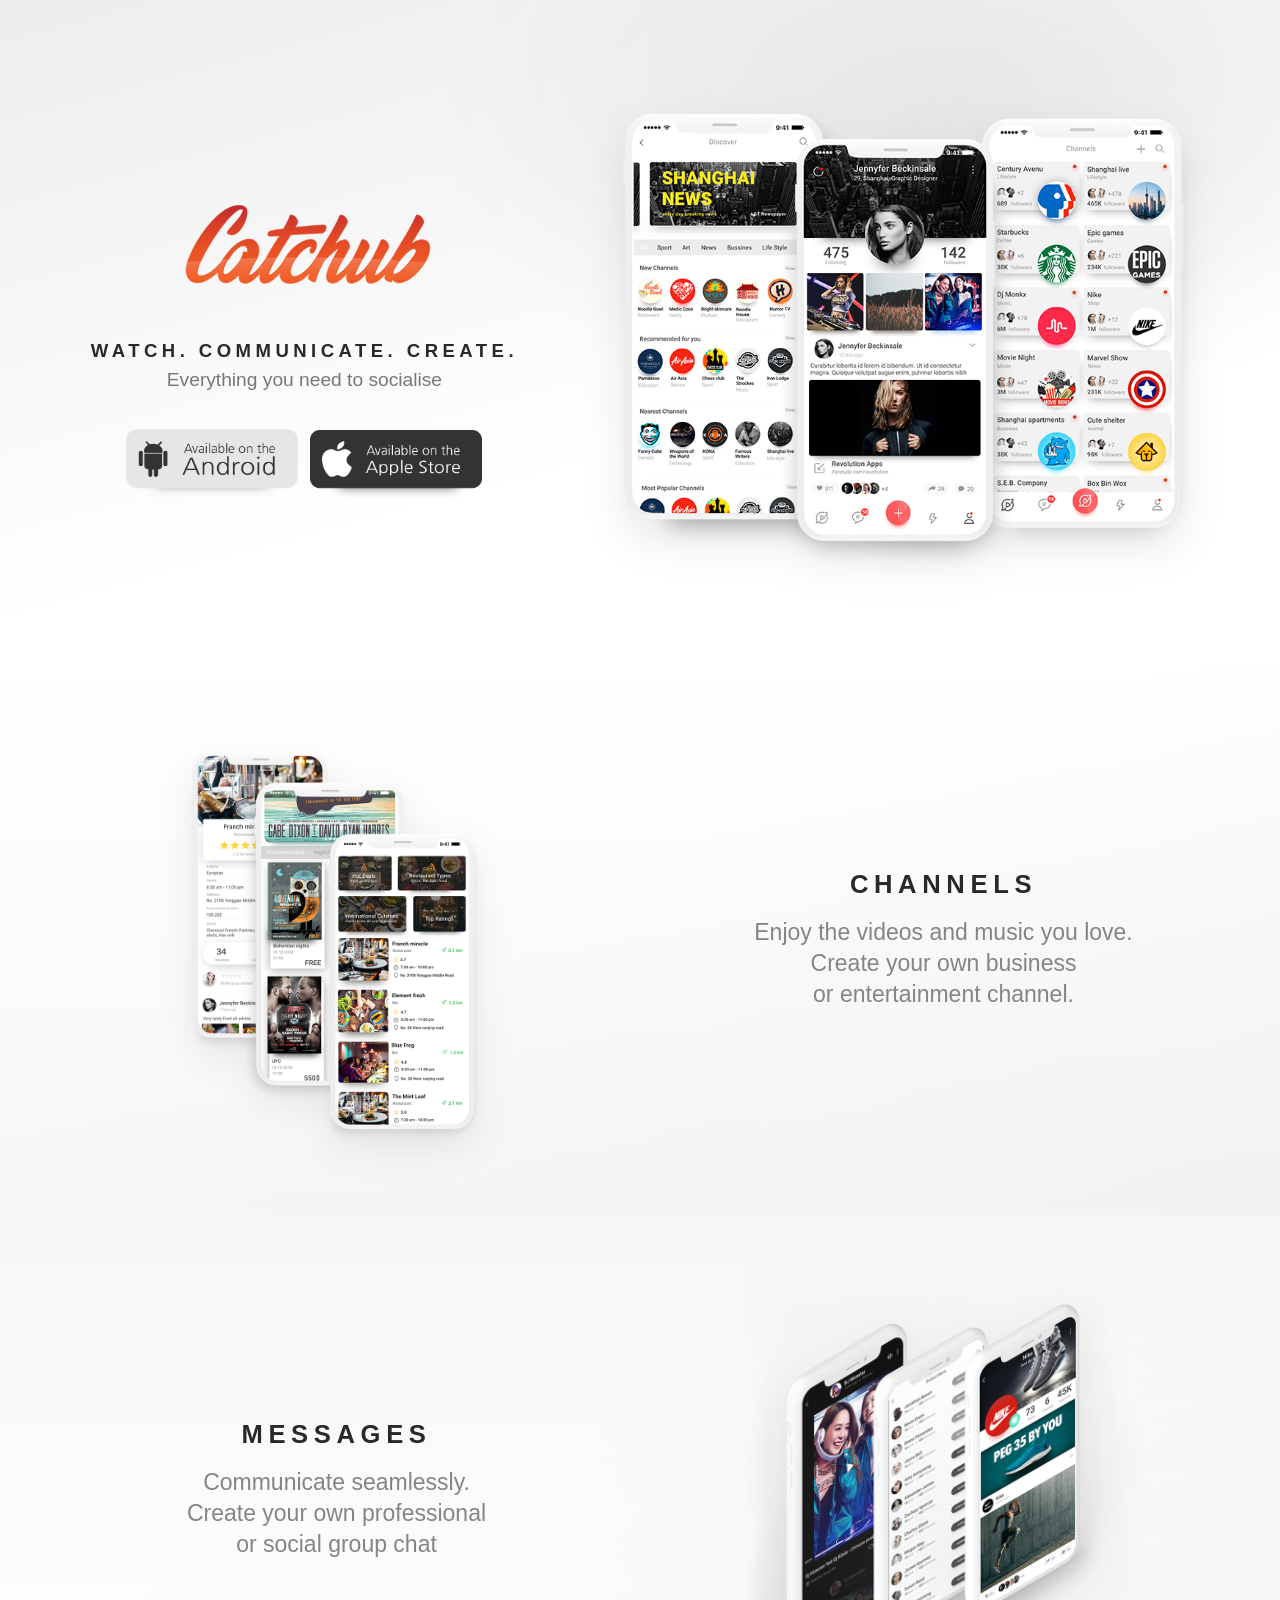
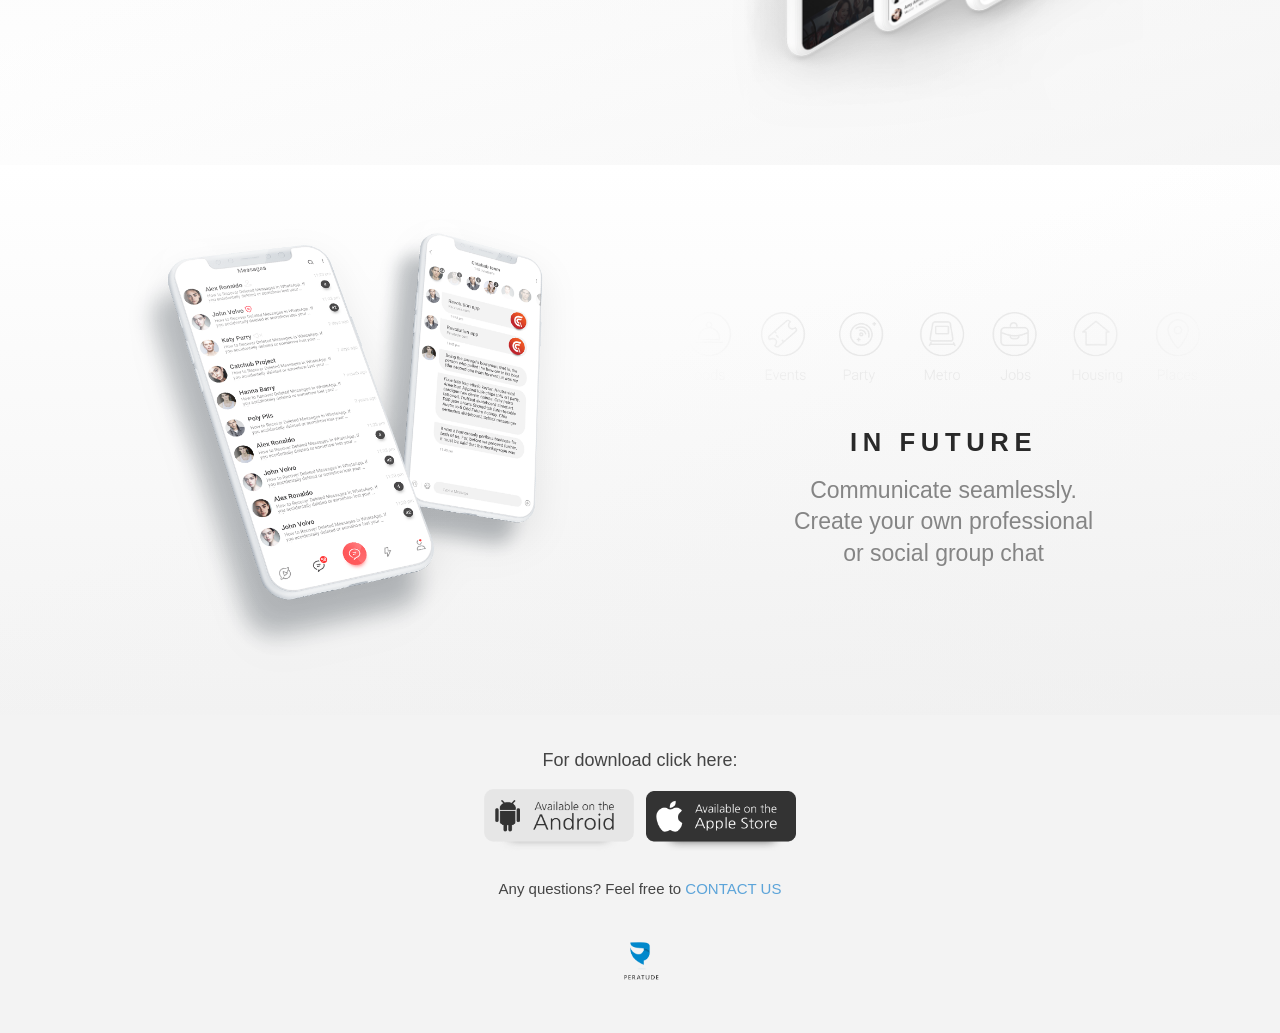
<file: index1.html>
<!DOCTYPE html>
<html lang="en">
<head>
  <meta charset="UTF-8">
  <meta name="viewport" content="width=device-width, initial-scale=1.0">
  <meta name="description" content="Catchub — Watch. Communicate. Create. Everything you need to socialise.">
  <title>Catchub — Watch. Communicate. Create.</title>
  <link rel="icon" href="assets/favicon.jpg">
  <link rel="stylesheet" href="style1.css">
</head>
<body>
  <main>
    <section class="hero">
      <div class="hero-inner">
        <div class="hero-copy">
          <img class="brand" src="assets/logo.png" alt="Catchub">
          <p class="tagline">WATCH. COMMUNICATE. CREATE.</p>
          <p class="subtagline">Everything you need to socialise</p>
          <div class="store-links">
            <a href="#" aria-label="Available on Android"><img src="assets/play_store.png" alt="Available on the Android App Store"></a>
            <a href="#" aria-label="Download on the Apple App Store"><img src="assets/app_store.png" alt="Download on the Apple App Store"></a>
          </div>
        </div>
        <div class="hero-art">
          <img src="assets/top_screens.png" alt="Catchub app screens showing channels and social feeds">
        </div>
      </div>
    </section>

    <section class="feature feature-channels">
      <div class="feature-inner image-left">
        <div class="feature-art"><img src="assets/for_screens.png" alt="Catchub channel and profile screens"></div>
        <div class="feature-copy">
          <h2>CHANNELS</h2>
          <p>Enjoy the videos and music you love.<br>Create your own business<br>or entertainment channel.</p>
        </div>
      </div>
    </section>

    <section class="feature feature-messages">
      <div class="feature-inner image-right">
        <div class="feature-copy">
          <h2>MESSAGES</h2>
          <p>Communicate seamlessly.<br>Create your own professional<br>or social group chat</p>
        </div>
        <div class="feature-art"><img src="assets/sec_screens.png" alt="Catchub messaging screens"></div>
      </div>
    </section>

    <section class="feature feature-future">
      <div class="feature-inner image-left">
        <div class="feature-art future-art"><img src="assets/thhh_screens.png" alt="Catchub discovery and places screens"></div>
        <div class="feature-copy future-copy">
          <img class="category-icons" src="assets/vectors.png" alt="Foods, Events, Party, Metro, Jobs, Housing and Places">
          <h2>IN FUTURE</h2>
          <p>Communicate seamlessly.<br>Create your own professional<br>or social group chat</p>
        </div>
      </div>
    </section>

    <footer class="footer">
      <p class="download-title">For download click here:</p>
      <div class="store-links footer-stores">
        <a href="#" aria-label="Available on Android"><img src="assets/play_store.png" alt="Available on the Android App Store"></a>
        <a href="#" aria-label="Download on Apple"><img src="assets/app_store.png" alt="Download on the Apple App Store"></a>
      </div>
      <p class="contact">Any questions? Feel free to <a href="mailto:hello@catchub.com">CONTACT US</a></p>
      <img class="peratude" src="assets/peratude.png" alt="Peratude">
    </footer>
  </main>
</body>
</html>
</file>
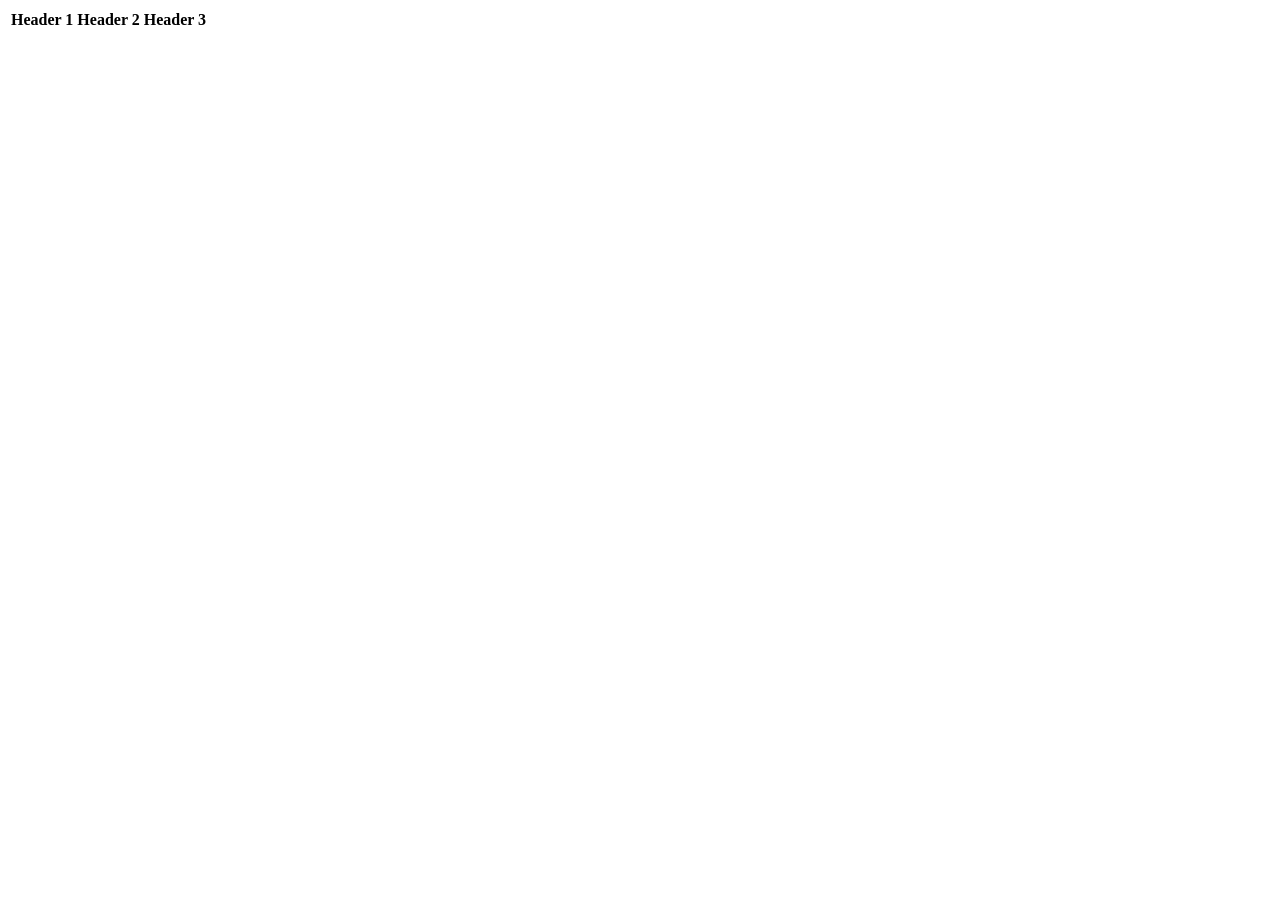
<file: tables.html>
<!DOCTYPE html>
<html lang="en">
<head>
    <meta charset="UTF-8">
    <meta name="viewport" content="width=device-width, initial-scale=1.0">
    <title>Document</title>
</head>
<body>
    <table>
        <tr>
            <th>Header 1</th>
            <th>Header 2</th>
            <th>Header 3</th>
        </tr>
    </table>
</body>
</html>
</file>
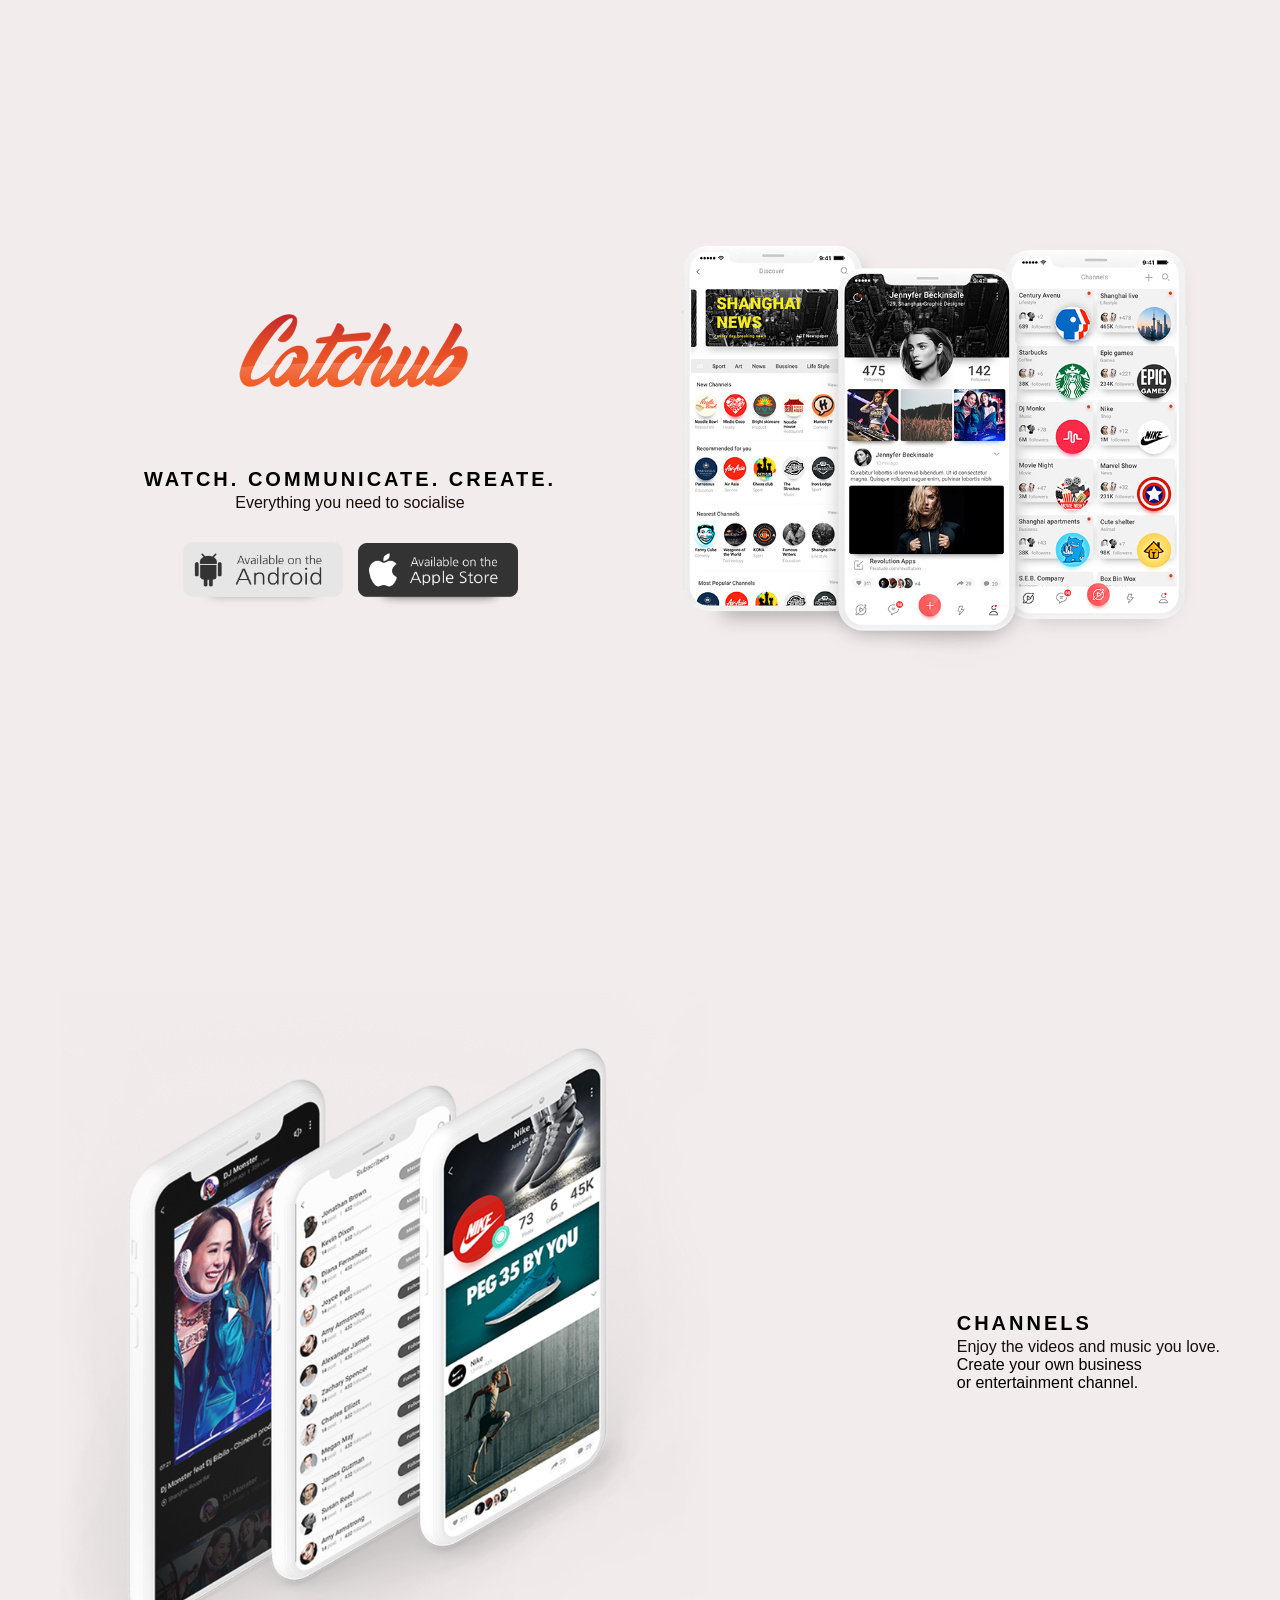
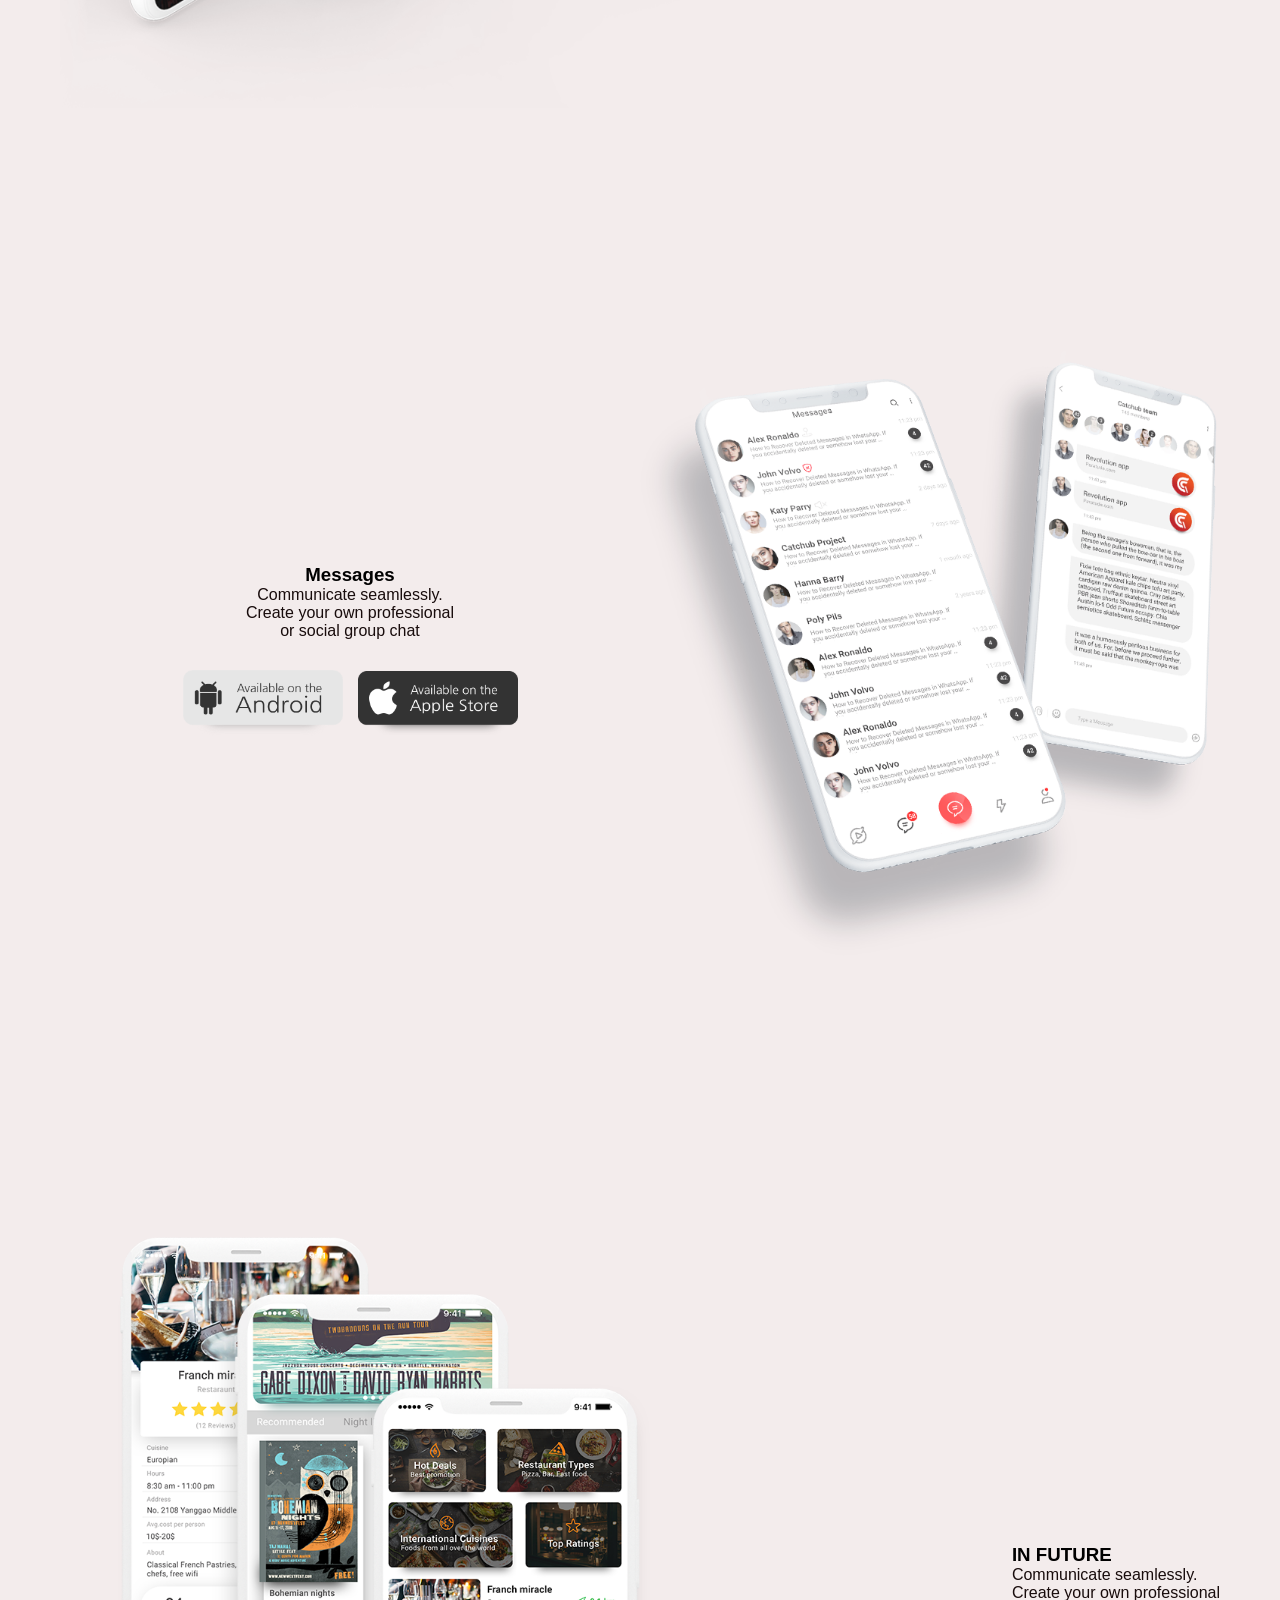
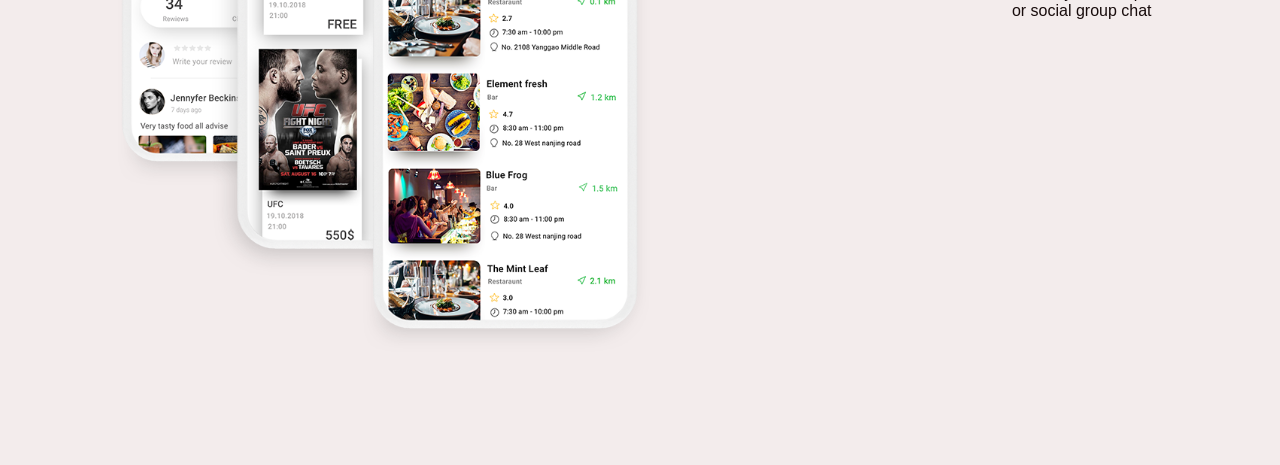
<file: Ready-Catch-Hub/indexpractice.html>
<!DOCTYPE html>
<html lang="en">
    <head>
        <meta charset="UTF-8">
        <meta name="viewport" content="width=device-width, initial-scale=1.0">

        <title>Catchub - Watch. Communicate. Create.</title>

        <link rel="icon" href="assets/favicon.jpg">
        <link rel="stylesheet" href="style.css">
    </head>
    <body>
        <!-- Section A -->
        <section class="hero">
            <div class="hero-inner">

                <!-- Left Container -->
                <div class="hero-copy">

                    <img
                        class="brand"
                        src="assets/logo.png"
                        alt="Catchub">

                    <p class="tagline">
                        WATCH. COMMUNICATE. CREATE.
                    </p>

                    <p class="subtagline">
                        Everything you need to socialise
                    </p>

                    <!--  App Download Buttons -->
                    <div class="store-links">

                        <a href="#" aria-label="Available on Android">
                            <img
                                src="assets/play_store.png"
                                alt="Available on Android">
                        </a>

                        <a href="#" aria-label="Download on Apple App Store">
                            <img
                                src="assets/app_store.png"
                                alt="Available on Apple App Store">
                        </a>

                    </div>
                </div>

                <!-- Right Container -->
                <div class="hero-art">

                    <img
                        src="assets/top_screens.png"
                        alt="Catchub mobile application screenshots">

                </div>

            </div>
        </section>

        <!-- Section B -->
        <section class="channel-section">
            <div class="channel-inner">
                <div class="image-box">
                    <img src="assets/sec_screens.png"
                        alt="Catchub channel screens">
                </div>

                <div class="text-box">
                    <h2 class="main-heading">CHANNELS</h2>
                    <p class="first-line">Enjoy the videos and music you love.
                    </p>
                    <p class="second-line">Create your own business</p>
                    <p class="third-line">or entertainment channel.</p>
                </div>

            </div>

        </section>

        <!-- Section C -->

        <section class="hero">
            <div class="hero-inner">

                <!-- Left Container -->
                <div class="hero-copy">

                    <h3>Messages</h3>

                    <p class="subtagline">
                        Communicate seamlessly.
                    </p>

                    <p class="subtagline">
                        Create your own professional<br>or social group chat
                    </p>

                    <!--  App Download Buttons -->
                    <div class="store-links">

                        <a href="#" aria-label="Available on Android">
                            <img
                                src="assets/play_store.png"
                                alt="Available on Android">
                        </a>

                        <a href="#" aria-label="Download on Apple App Store">
                            <img
                                src="assets/app_store.png"
                                alt="Available on Apple App Store">
                        </a>

                    </div>
                </div>

                <!-- Right Container -->
                <div class="hero-art">

                    <img
                        src="assets/thhh_screens.png"
                        alt="Catchub mobile application screenshots">

                </div>

            </div>
        </section>

        <!-- Section D  -->

        <section class="channel-section">
            <div class="channel-inner">
                <div class="image-box">
                    <img src="assets/for_screens.png"
                        alt="Catchub channel screens">
                </div>

                <div class="text-box">
                    <h3>IN FUTURE</h3>

                    <p class="subtagline">
                        Communicate seamlessly.

                    </p>

                    <p class="subtagline">
                        Create your own professional<br>or social group chat
                    </p>
                </div>

            </div>

        </section>
    </body>
</html>
</file>
<file: style1.css>
* {
  box-sizing: border-box;
}

:root {
  --ink: #292929;
  --muted: #858585;
  --soft: #f5f5f5;
  --accent: #ed563e;
}

html {
  scroll-behavior: smooth;
}

body {
  margin: 0;
  color: var(--ink);
  font-family: "Helvetica Neue", Helvetica, Arial, sans-serif;
  background: #fff;
  font-weight: 300;
}

img {
  display: block;
  max-width: 100%;
}

.hero {
  min-height: 560px;
  display: flex;
  align-items: center;
  overflow: hidden;
  background:
    radial-gradient(ellipse at 74% 20%, rgba(220,220,220,.68), transparent 38%),
    linear-gradient(165deg, #ededed 0%, #fff 62%);
}

.hero-inner,
.feature-inner {
  width: min(1160px, calc(100% - 64px));
  margin: 0 auto;
}

.hero-inner {
  display: grid;
  grid-template-columns: .95fr 1.25fr;
  align-items: center;
  gap: 28px;
  padding: 72px 0 56px;
}

.hero-copy {
  text-align: center;
  position: relative;
  z-index: 1;
}

.brand {
  width: min(300px, 85%);
  margin: 0 auto 22px;
  object-fit: contain;
}

.tagline {
  margin: 0;
  font-size: clamp(14px, 1.45vw, 19px);
  font-weight: 700;
  letter-spacing: .24em;
}

.subtagline {
  margin: 7px 0 38px;
  color: #777;
  font-size: clamp(16px, 1.5vw, 20px);
}

.store-links {
  display: flex;
  align-items: center;
  justify-content: center;
  gap: 12px;
}

.store-links a {
  display: inline-block;
  width: 172px;
  transition: transform .2s ease;
}

.store-links a:hover {
  transform: translateY(-3px);
}

.store-links img {
  width: 100%;
  height: auto;
}

.hero-art {
  display: flex;
  justify-content: center;
  align-items: center;
}

.hero-art img {
  width: 100%;
  max-width: 650px;
  filter: drop-shadow(0 18px 20px rgba(0,0,0,.09));
}

.feature {
  position: relative;
  overflow: hidden;
}

.feature::before {
  content: "";
  position: absolute;
  inset: 0;
  z-index: 0;
  pointer-events: none;
  background: linear-gradient(160deg, transparent 42%, rgba(238,238,238,.7) 100%);
  opacity: .8;
}

.feature-inner {
  position: relative;
  z-index: 1;
  min-height: 470px;
  display: grid;
  grid-template-columns: 1fr 1fr;
  align-items: center;
  gap: 54px;
  padding: 55px 0;
}

.feature-art {
  display: flex;
  align-items: center;
  justify-content: center;
  min-width: 0;
}

.feature-art img {
  width: 100%;
  max-width: 490px;
  max-height: 440px;
  object-fit: contain;
  filter: drop-shadow(0 15px 18px rgba(0,0,0,.08));
}

.feature-copy {
  text-align: center;
  padding: 20px;
}

.feature-copy h2 {
  margin: 0 0 18px;
  font-size: clamp(20px, 2vw, 26px);
  font-weight: 700;
  letter-spacing: .22em;
}

.feature-copy p {
  margin: 0;
  color: var(--muted);
  font-size: clamp(18px, 1.8vw, 23px);
  line-height: 1.35;
  font-weight: 300;
}

.feature-channels {
  background: linear-gradient(180deg, #fff 0%, #f7f7f7 100%);
}

.feature-messages {
  background: linear-gradient(180deg, #f7f7f7 0%, #fff 100%);
}

.feature-messages .feature-inner {
  min-height: 440px;
}

.feature-messages .feature-art img {
  max-width: 480px;
}

.feature-future {
  background: linear-gradient(180deg, #fff 0%, #f3f3f3 100%);
}

.feature-future .feature-inner {
  min-height: 480px;
}

.future-art img {
  max-width: 470px;
}

.category-icons {
  width: 100%;
  max-width: 570px;
  margin: 0 auto 45px;
  opacity: .42;
}

.footer {
  text-align: center;
  padding: 35px 20px 42px;
  background: #f3f3f3;
}

.download-title {
  margin: 0 0 18px;
  font-size: 18px;
  color: #444;
}

.footer-stores a {
  width: 150px;
}

.contact {
  margin: 28px 0 36px;
  font-size: 15px;
  color: #444;
}

.contact a {
  color: #5ca4d9;
  text-decoration: none;
  font-weight: 500;
}

.contact a:hover {
  text-decoration: underline;
}

.peratude {
  width: 66px;
  max-height: 58px;
  object-fit: contain;
  margin: 0 auto;
}

@media (min-width: 1400px) {
  .hero {
    min-height: 650px;
  }
  .feature-inner {
    min-height: 530px;
  }
}

@media (max-width: 800px) {
  .hero-inner {
    grid-template-columns: 1fr;
    gap: 28px;
    padding: 58px 0 40px;
  }
  .hero-art img {
    max-width: 580px;
  }
  .feature-inner {
    width: min(680px, calc(100% - 36px));
    grid-template-columns: 1fr;
    gap: 12px;
    min-height: auto;
    padding: 48px 0;
  }
  .feature-messages .feature-inner {
    display: flex;
    flex-direction: column-reverse;
  }
  .feature-art img {
    max-height: 390px;
  }
  .feature-copy {
    padding: 12px 8px 22px;
  }
  .category-icons {
    margin-bottom: 30px;
  }
}

@media (max-width: 480px) {
  .hero-inner,
  .feature-inner {
    width: calc(100% - 28px);
  }
  .hero-inner {
    padding-top: 42px;
  }
  .brand {
    width: 230px;
  }
  .tagline {
    letter-spacing: .15em;
    font-size: 12px;
  }
  .subtagline {
    margin-bottom: 25px;
    font-size: 15px;
  }
  .store-links {
    gap: 8px;
  }
  .store-links a {
    width: 142px;
  }
  .feature-inner {
    padding: 34px 0;
  }
  .feature-copy h2 {
    font-size: 19px;
  }
  .feature-copy p {
    font-size: 17px;
  }
  .footer-stores a {
    width: 135px;
  }
}
</file>
<file: Ready-Catch-Hub/style.css>
* {
    margin: 0;
    padding: 0;
    box-sizing: border-box;
}

body {
    font-family: Arial, sans-serif;
}


   /* HERO SECTION */

.hero {
    width: 100%;
    min-height: 100vh;

    display: flex;
    align-items: center;

    background-color: #f3ecec;
    padding: 40px 20px;
}


   /* HERO INNER CONTAINER */

.hero-inner {
    width: 100%;
    max-width: 1280px;
    min-height: 530px;

    margin: auto;
    padding: 40px;

    display: flex;
    align-items: center;
    justify-content: space-between;

    background-color: #f3ecec;
}


/* =========================
   LEFT CONTAINER
========================= */

.hero-copy {
    width: 50%;

    display: flex;
    flex-direction: column;
    align-items: center;

    text-align: center;
}


/* Logo */

.brand {
    width: 280px;
    max-width: 80%;
    height: auto;

    margin-bottom: 45px;
}


/* Main Heading */

.tagline {
    font-size: 20px;
    font-weight: bold;
    letter-spacing: 3px;
    line-height: 1.5;
}


/* Subtitle */

.subtagline {
    color: #180c0c;
    font-size: 16px;
    margin-top: 0px;
}


/* Store Buttons */

.store-links {
    display: flex;
    align-items: center;
    justify-content: center;
    gap: 15px;
    margin-top: 30px;
}

.store-links img {
    display: block;
    width: 160px;
    max-width: 100%;
    height: auto;
}


/* RIGHT CONTAINER */

.hero-art {
    width: 50%;

    display: flex;
    align-items: center;
    justify-content: center;
}

.hero-art img {
    display: block;

    width: 100%;
    max-width: 650px;
    height: auto;

    object-fit: contain;
}
.channel-section {
    width: 100%;
    min-height: 100vh;

    display: flex;
    align-items: center;

    background-color: #f3ecec;
    padding: 40px 20px;
}
.channel-inner {
    width: 100%;
    max-width: 1280px;
    min-height: 530px;

    margin: auto;
    padding: 40px;

    display: flex;
    align-items: center;
    justify-content: space-between;

    background-color: #f3ecec;
}

.channel-inner img {
    display: block;

    width: 100%;
    max-width: 650px;
    height: auto;

    object-fit: contain;
}

.main-heading {
    font-size: 20px;
    font-weight: bold;
    letter-spacing: 3px;
    line-height: 1.5;
    align-items: center;
}


/* Subtitle */

.first-line {
    color: #180c0c;
    font-size: 16px;
    margin-top: 0px;
    align-items: center;
}
</file>
